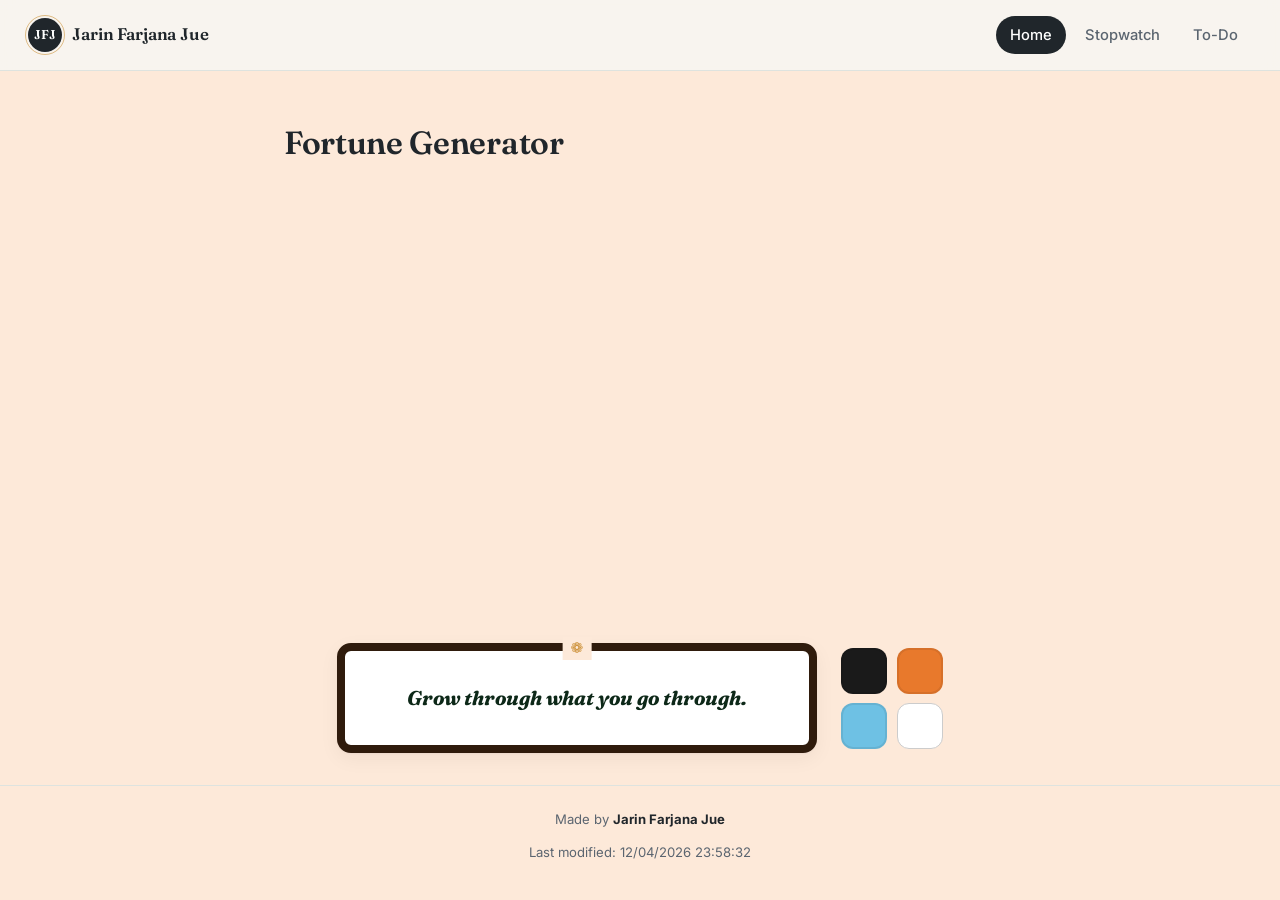
<file: index.html>
<!DOCTYPE html>
<html lang="en">
<head>
<meta charset="UTF-8">
<meta name="viewport" content="width=device-width, initial-scale=1.0">
<title>Fortune Generator · Jarin Farjana Jue</title>
<link rel="stylesheet" href="style.css">
</head>
<body>

  <header class="site-header">
    <a class="brand" href="index.html">
      <span class="brand-mark">JFJ</span>
      <span class="brand-name">Jarin Farjana Jue</span>
    </a>
    <nav class="site-nav">
      <a href="index.html" class="active">Home</a>
      <a href="stopwatch.html">Stopwatch</a>
      <a href="todo.html">To-Do</a>
    </nav>
  </header>

  <main>
    <h1 class="page-title">Fortune Generator</h1>

    <div class="fortune-wrap">
      <div class="fortune-box" id="fortune-box">
        <p id="fortune-text">Loading your fortune...</p>
      </div>

      <div class="swatch-controls" role="group" aria-label="Fortune box style controls">
        <button class="swatch-btn" id="btn-black" style="background:#1A1A1A" aria-label="Black theme" title="Black"></button>
        <button class="swatch-btn" id="btn-orange" style="background:#E8792C" aria-label="Orange theme" title="Orange"></button>
        <button class="swatch-btn" id="btn-skyblue" style="background:#6EC1E4" aria-label="Sky blue theme" title="Sky Blue"></button>
        <button class="swatch-btn" id="btn-white" style="background:#FFFFFF; border:1px solid #ccc" aria-label="White theme" title="White"></button>
      </div>
    </div>
  </main>

  <footer class="site-footer">
    Made by <strong>Jarin Farjana Jue</strong> 
      <p id="last-modified"></p>
  </footer>

  <script src="fortune.js"></script>
</body>
</html>
</file>
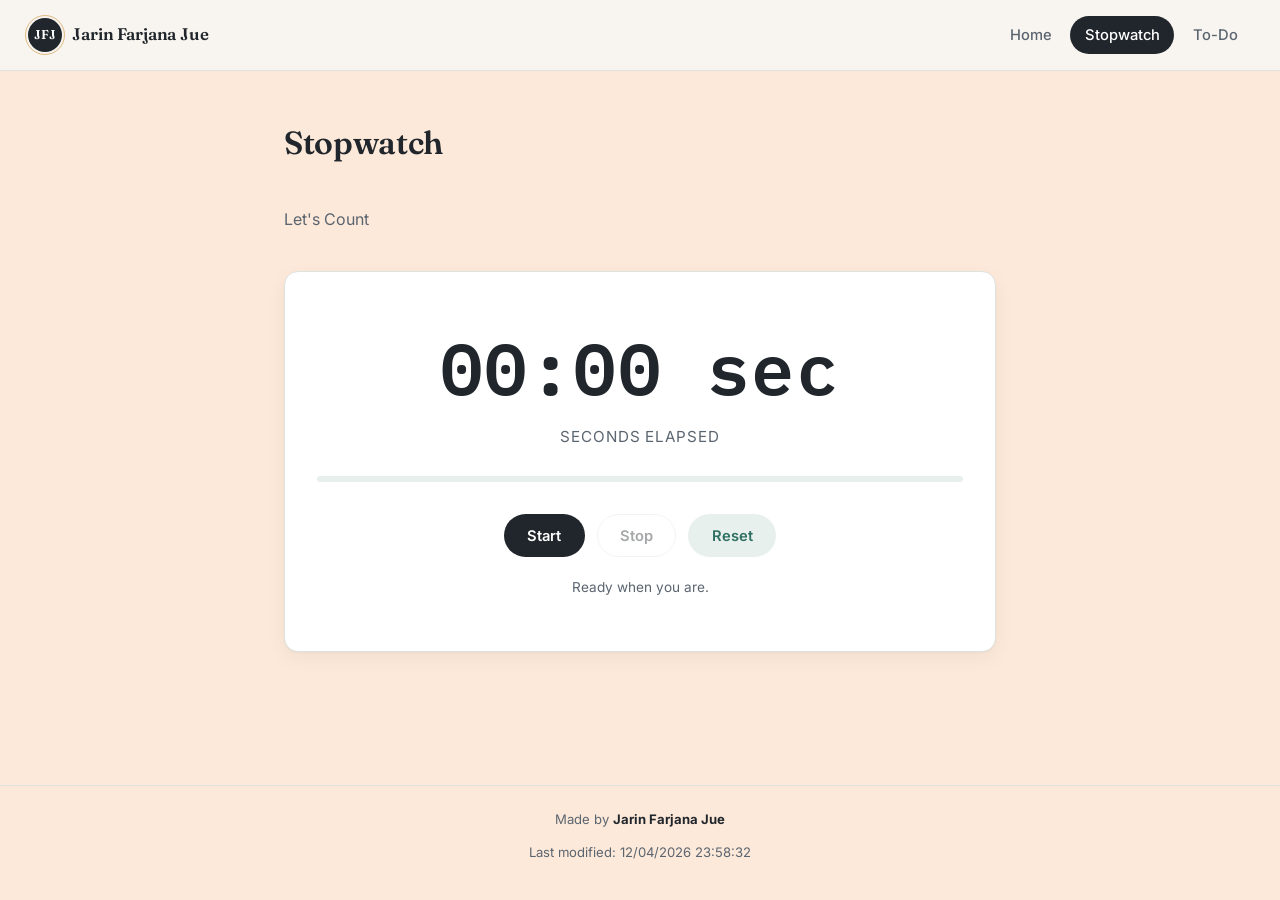
<file: stopwatch.html>
<!DOCTYPE html>
<html lang="en">
<head>
<meta charset="UTF-8">
<meta name="viewport" content="width=device-width, initial-scale=1.0">
<title>Stopwatch · Jarin Farjana Jue</title>
<link rel="stylesheet" href="style.css">
</head>
<body>

  <header class="site-header">
    <a class="brand" href="index.html">
      <span class="brand-mark">JFJ</span>
      <span class="brand-name">Jarin Farjana Jue</span>
    </a>
    <nav class="site-nav">
      <a href="index.html">Home</a>
      <a href="stopwatch.html" class="active">Stopwatch</a>
      <a href="todo.html">To-Do</a>
    </nav>
  </header>

  <main>
    <h1 class="page-title">Stopwatch</h1>
    <p class="page-lede">Let's Count</p>

    <div class="stopwatch-panel">
      <div class="time-display" id="time-display">0</div>
      <div class="time-unit">seconds elapsed</div>

      <div class="progress-track" aria-hidden="true">
        <div class="progress-fill" id="progress-fill"></div>
      </div>

      <div class="stopwatch-controls">
        <button class="btn btn-start" id="start-btn">Start</button>
        <button class="btn btn-stop" id="stop-btn" disabled>Stop</button>
        <button class="btn btn-reset" id="reset-btn">Reset</button>
      </div>

      <p class="status-note" id="status-note">Ready when you are.</p>
    </div>
  </main>

  <footer class="site-footer">
    Made by <strong>Jarin Farjana Jue</strong> 
    <p id="last-modified"></p>
  </footer>

  <script src="stopwatch.js"></script>
</body>
</html>
</file>
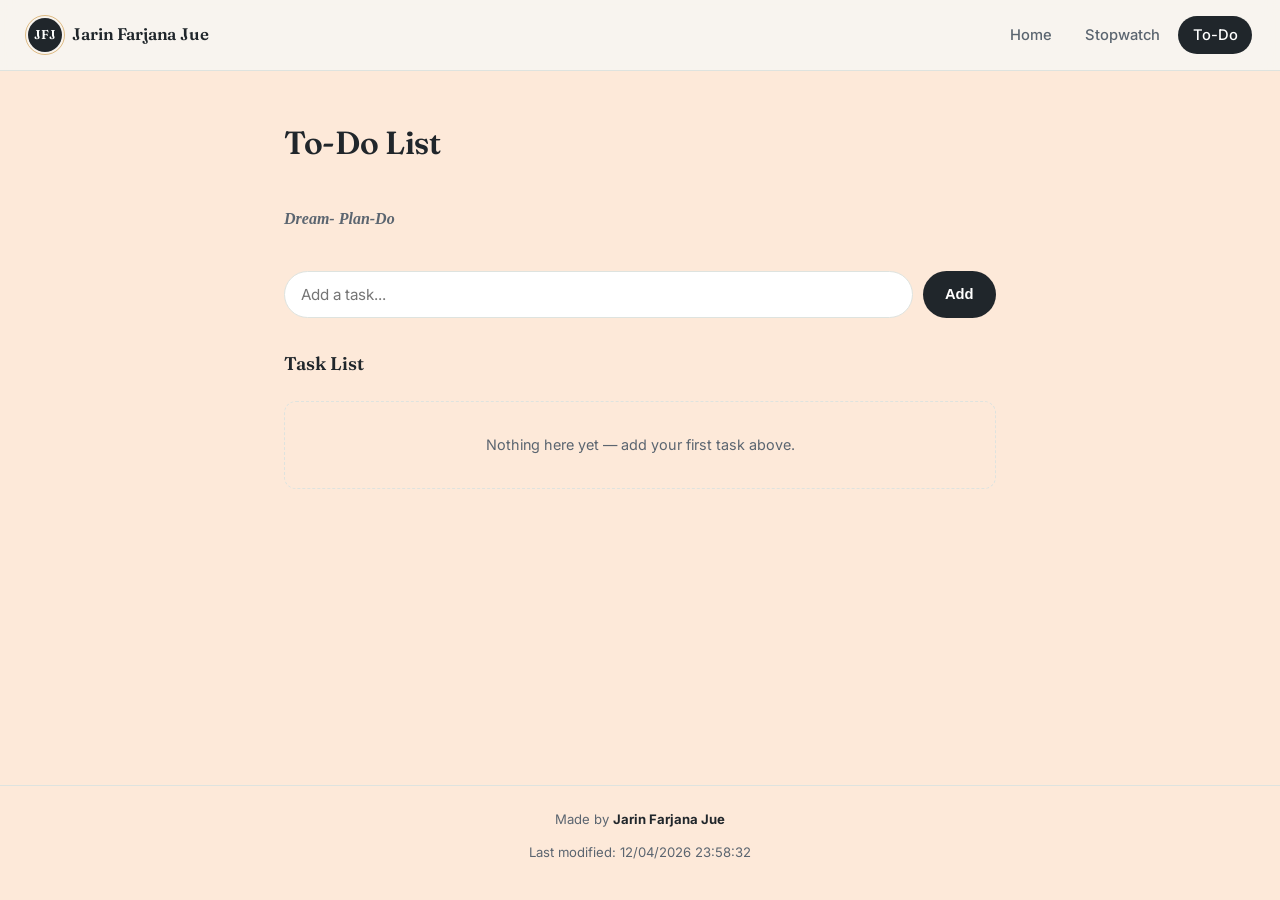
<file: todo.html>
<!DOCTYPE html>
<html lang="en">
<head>
<meta charset="UTF-8">
<meta name="viewport" content="width=device-width, initial-scale=1.0">
<title>To-Do List · Jarin Farjana Jue</title>
<link rel="stylesheet" href="style.css">
</head>
<body>

  <header class="site-header">
    <a class="brand" href="index.html">
      <span class="brand-mark">JFJ</span>
      <span class="brand-name">Jarin Farjana Jue</span>
    </a>
    <nav class="site-nav">
      <a href="index.html">Home</a>
      <a href="stopwatch.html">Stopwatch</a>
      <a href="todo.html" class="active">To-Do</a>
    </nav>
  </header>

  <main>
    <h1 class="page-title">To-Do List</h1>
    <p class="page-lede" style="font-family: 'Times New Roman', Times, serif;"><strong><em>Dream- Plan-Do</em></strong></p>

    <form class="todo-form" id="todo-form">
      <input
        type="text"
        class="todo-input"
        id="todo-input"
        placeholder="Add a task..."
        aria-label="New task"
        autocomplete="off"
      >
      <button type="submit" class="todo-add-btn">Add</button>
    </form>

    <h2 class="todo-list-title">Task List</h2>
    <ul class="todo-list" id="todo-list"></ul>

    <p class="todo-meta" id="todo-meta"></p>
  </main>

  <footer class="site-footer">
    Made by <strong>Jarin Farjana Jue</strong> 
    <p id="last-modified"></p>
  </footer>

  <script src="todo.js"></script>
</body>
</html>
</file>
<file: style.css>
/* ===================================================================
   JFJ Lab — shared stylesheet
   Design tokens: soft paper background, deep ink text, pine-teal
   accent for interactive states, mustard for the JFJ signature mark.
   =================================================================== */

@import url('https://fonts.googleapis.com/css2?family=Fraunces:opsz,wght@9..144,500;9..144,600;9..144,700&family=Inter:wght@400;500;600&family=IBM+Plex+Mono:wght@500;600&display=swap');

:root {
  --bg: #FDE9D9;
  --surface: #FFFFFF;
  --ink: #20262B;
  --ink-soft: #5B6570;
  --accent: #2F6F62;       /* pine teal — links, active states */
  --accent-soft: #E7F0EC;  /* pale teal wash */
  --gold: #C98A2C;         /* JFJ signature mark, used sparingly */
  --border: #DEE3DF;
  --radius: 14px;
  --shadow: 0 1px 2px rgba(32,38,43,0.04), 0 6px 20px rgba(32,38,43,0.05);
}

* { box-sizing: border-box; }

html { scroll-behavior: smooth; }

body {
  margin: 0;
  min-height: 100vh;
  display: flex;
  flex-direction: column;
  background: var(--bg);
  color: var(--ink);
  font-family: 'Inter', system-ui, sans-serif;
  line-height: 1.5;
  transition: background 0.4s ease, color 0.4s ease;
}

h1, h2, h3 { font-family: 'Fraunces', serif; margin: 0; }

a { color: inherit; }

/* ---------- Header / nav ---------- */

.site-header {
  position: sticky;
  top: 0;
  z-index: 10;
  display: flex;
  align-items: center;
  justify-content: space-between;
  gap: 1rem;
  padding: 1rem 1.75rem;
  background: rgba(247,246,242,0.85);
  backdrop-filter: blur(8px);
  border-bottom: 1px solid var(--border);
}

.brand {
  display: flex;
  align-items: center;
  gap: 0.65rem;
  text-decoration: none;
}

.brand-mark {
  width: 34px;
  height: 34px;
  border-radius: 50%;
  background: var(--ink);
  color: #fff;
  display: flex;
  align-items: center;
  justify-content: center;
  font-family: 'Fraunces', serif;
  font-weight: 600;
  font-size: 0.8rem;
  letter-spacing: 0.02em;
  position: relative;
}

.brand-mark::after {
  content: "";
  position: absolute;
  inset: -3px;
  border-radius: 50%;
  border: 1.5px solid var(--gold);
  opacity: 0.55;
}

.brand-name {
  font-family: 'Fraunces', serif;
  font-weight: 600;
  font-size: 1.05rem;
  letter-spacing: -0.01em;
}

.brand-name span {
  color: var(--ink-soft);
  font-family: 'Inter', sans-serif;
  font-weight: 400;
  font-size: 0.78rem;
  display: block;
  letter-spacing: 0.02em;
}

nav.site-nav {
  display: flex;
  gap: 0.25rem;
}

nav.site-nav a {
  text-decoration: none;
  color: var(--ink-soft);
  font-size: 0.92rem;
  font-weight: 500;
  padding: 0.5rem 0.9rem;
  border-radius: 999px;
  transition: background 0.2s ease, color 0.2s ease;
}

nav.site-nav a:hover { background: var(--accent-soft); color: var(--ink); }

nav.site-nav a.active {
  background: var(--ink);
  color: #fff;
}

/* ---------- Main layout ---------- */

main {
  flex: 1;
  width: 100%;
  max-width: 760px;
  margin: 0 auto;
  padding: 3rem 1.5rem 2rem;
  display: flex;
  flex-direction: column;
  gap: 1.5rem;
}

.page-eyebrow {
  font-size: 0.8rem;
  letter-spacing: 0.08em;
  text-transform: uppercase;
  color: var(--accent);
  font-weight: 600;
}

.page-title {
  font-size: 2rem;
  font-weight: 600;
  letter-spacing: -0.01em;
}

.page-lede {
  color: var(--ink-soft);
  font-size: 1rem;
  max-width: 52ch;
}

/* ---------- Footer ---------- */

.site-footer {
  text-align: center;
  padding: 1.5rem;
  font-size: 0.82rem;
  color: var(--ink-soft);
  border-top: 1px solid var(--border);
}

.site-footer strong { color: var(--ink); }

/* ===================================================================
   Fortune generator
   =================================================================== */

.fortune-wrap {
  margin-top: auto;
  display: flex;
  align-items: center;
  justify-content: center;
  gap: 1.5rem;
  flex-wrap: wrap;
}

.fortune-box {
  flex: 1;
  max-width: 480px;
  min-width: 260px;
  background: var(--surface);
  border: 8px solid #2F1B0C;
  border-radius: var(--radius);
  box-shadow: var(--shadow);
  padding: 2rem 1.75rem;
  text-align: center;
  position: relative;
  transition: background 0.35s ease, border-color 0.35s ease, color 0.35s ease;
}

.fortune-box::before {
  content: "❁";
  position: absolute;
  top: -14px;
  left: 50%;
  transform: translateX(-50%);
  background: var(--bg);
  padding: 0 0.5rem;
  color: var(--gold);
  font-size: 0.95rem;
}

#fortune-text {
  font-family: 'Fraunces', serif;
  font-size: 1.25rem;
  font-weight: 700;
  font-style: italic;
  margin: 0;
  transition: font-size 0.35s ease, font-family 0.35s ease, color 0.35s ease;
}

.swatch-controls {
  display: grid;
  grid-template-columns: repeat(2, 1fr);
  gap: 0.6rem;
}

.swatch-btn {
  width: 46px;
  height: 46px;
  border-radius: 12px;
  border: 2px solid rgba(0,0,0,0.08);
  cursor: pointer;
  transition: transform 0.15s ease, box-shadow 0.15s ease;
}

.swatch-btn:hover { transform: translateY(-2px); box-shadow: var(--shadow); }
.swatch-btn:active { transform: translateY(0); }
.swatch-btn:focus-visible { outline: 2px solid var(--accent); outline-offset: 2px; }

.new-fortune-btn {
  align-self: flex-start;
  margin-top: 0.25rem;
  background: none;
  border: none;
  color: var(--accent);
  font-weight: 500;
  font-size: 0.9rem;
  cursor: pointer;
  padding: 0.4rem 0;
  text-decoration: underline;
  text-underline-offset: 3px;
}

/* ===================================================================
   Stopwatch
   =================================================================== */

.stopwatch-panel {
  background: var(--surface);
  border: 1px solid var(--border);
  border-radius: var(--radius);
  box-shadow: var(--shadow);
  padding: 2.5rem 2rem;
  text-align: center;
}

.time-display {
  font-family: 'IBM Plex Mono', monospace;
  font-size: 4.5rem;
  font-weight: 600;
  letter-spacing: 0.02em;
  color: var(--ink);
  margin-bottom: 0.35rem;
}

.time-unit {
  font-size: 0.95rem;
  color: var(--ink-soft);
  letter-spacing: 0.06em;
  text-transform: uppercase;
  margin-bottom: 1.75rem;
}

.progress-track {
  height: 6px;
  border-radius: 999px;
  background: var(--accent-soft);
  overflow: hidden;
  margin-bottom: 2rem;
}

.progress-fill {
  height: 100%;
  width: 0%;
  background: var(--accent);
  border-radius: 999px;
  transition: width 0.4s ease;
}

.stopwatch-controls {
  display: flex;
  justify-content: center;
  gap: 0.75rem;
  flex-wrap: wrap;
}

.btn {
  font-family: 'Inter', sans-serif;
  font-size: 0.92rem;
  font-weight: 600;
  padding: 0.7rem 1.4rem;
  border-radius: 999px;
  border: 1px solid transparent;
  cursor: pointer;
  transition: transform 0.15s ease, opacity 0.15s ease;
}

.btn:hover { transform: translateY(-1px); }
.btn:disabled { opacity: 0.4; cursor: not-allowed; transform: none; }
.btn:focus-visible { outline: 2px solid var(--accent); outline-offset: 2px; }

.btn-start { background: var(--ink); color: #fff; }
.btn-stop { background: var(--surface); color: var(--ink); border-color: var(--border); }
.btn-reset { background: var(--accent-soft); color: var(--accent); }

.status-note {
  margin-top: 1.25rem;
  font-size: 0.85rem;
  color: var(--ink-soft);
  min-height: 1.2em;
}

/* ===================================================================
   To-do list
   =================================================================== */

.todo-form {
  display: flex;
  gap: 0.6rem;
}

.todo-input {
  flex: 1;
  padding: 0.8rem 1rem;
  border-radius: 999px;
  border: 1px solid var(--border);
  background: var(--surface);
  font-family: 'Inter', sans-serif;
  font-size: 0.95rem;
  color: var(--ink);
}

.todo-input:focus-visible { outline: 2px solid var(--accent); outline-offset: 2px; }

.todo-add-btn {
  background: var(--ink);
  color: #fff;
  border: none;
  border-radius: 999px;
  padding: 0.8rem 1.4rem;
  font-weight: 600;
  cursor: pointer;
  font-size: 0.92rem;
}

.todo-add-btn:hover { opacity: 0.9; }

.todo-list-title {
  font-size: 1.15rem;
  font-weight: 600;
  color: var(--ink);
  margin-top: 0.5rem;
}

.todo-list {
  list-style: none;
  margin: 0;
  padding: 0;
  display: flex;
  flex-direction: column;
  gap: 0.6rem;
}

.todo-item {
  display: flex;
  align-items: center;
  gap: 0.75rem;
  background: var(--surface);
  border: 1px solid var(--border);
  border-radius: 12px;
  padding: 0.85rem 1rem;
  box-shadow: var(--shadow);
}

.todo-item input[type="checkbox"] {
  width: 19px;
  height: 19px;
  accent-color: var(--accent);
  cursor: pointer;
  flex-shrink: 0;
}

.todo-item span {
  flex: 1;
  font-size: 0.97rem;
  word-break: break-word;
}

.todo-item.completed span {
  color: var(--ink-soft);
  text-decoration: line-through;
}

.todo-delete {
  background: none;
  border: none;
  color: var(--ink-soft);
  cursor: pointer;
  font-size: 1.1rem;
  line-height: 1;
  padding: 0.3rem;
  border-radius: 6px;
  transition: color 0.15s ease, background 0.15s ease;
}

.todo-delete:hover { color: #B3432B; background: rgba(179,67,43,0.08); }

.todo-empty {
  text-align: center;
  color: var(--ink-soft);
  font-size: 0.9rem;
  padding: 2rem 0;
  border: 1px dashed var(--border);
  border-radius: 12px;
}

.todo-meta {
  font-size: 0.85rem;
  color: var(--ink-soft);
  text-align: right;
}

@media (max-width: 560px) {
  .time-display { font-size: 3.2rem; }
  .fortune-wrap { flex-direction: column; }
  .swatch-controls { align-self: stretch; grid-template-columns: repeat(4, 1fr); }
}
</file>
